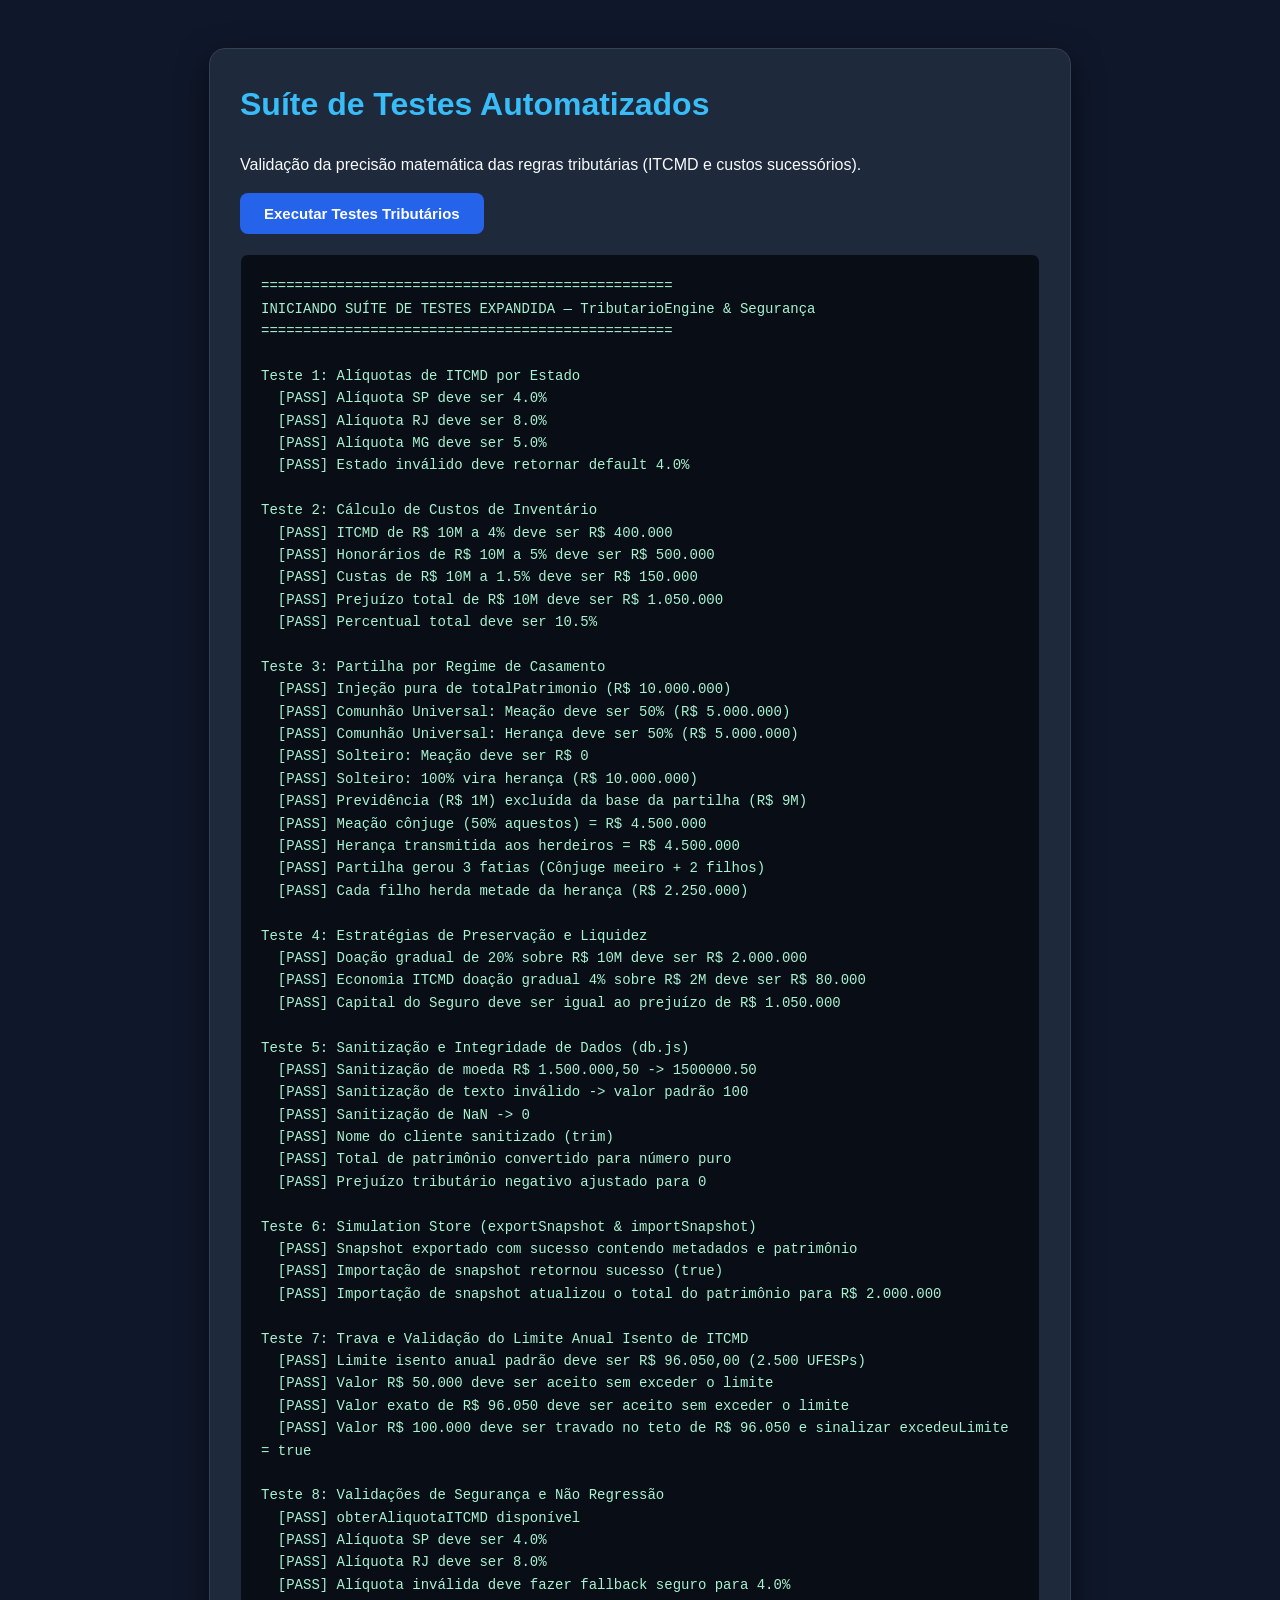
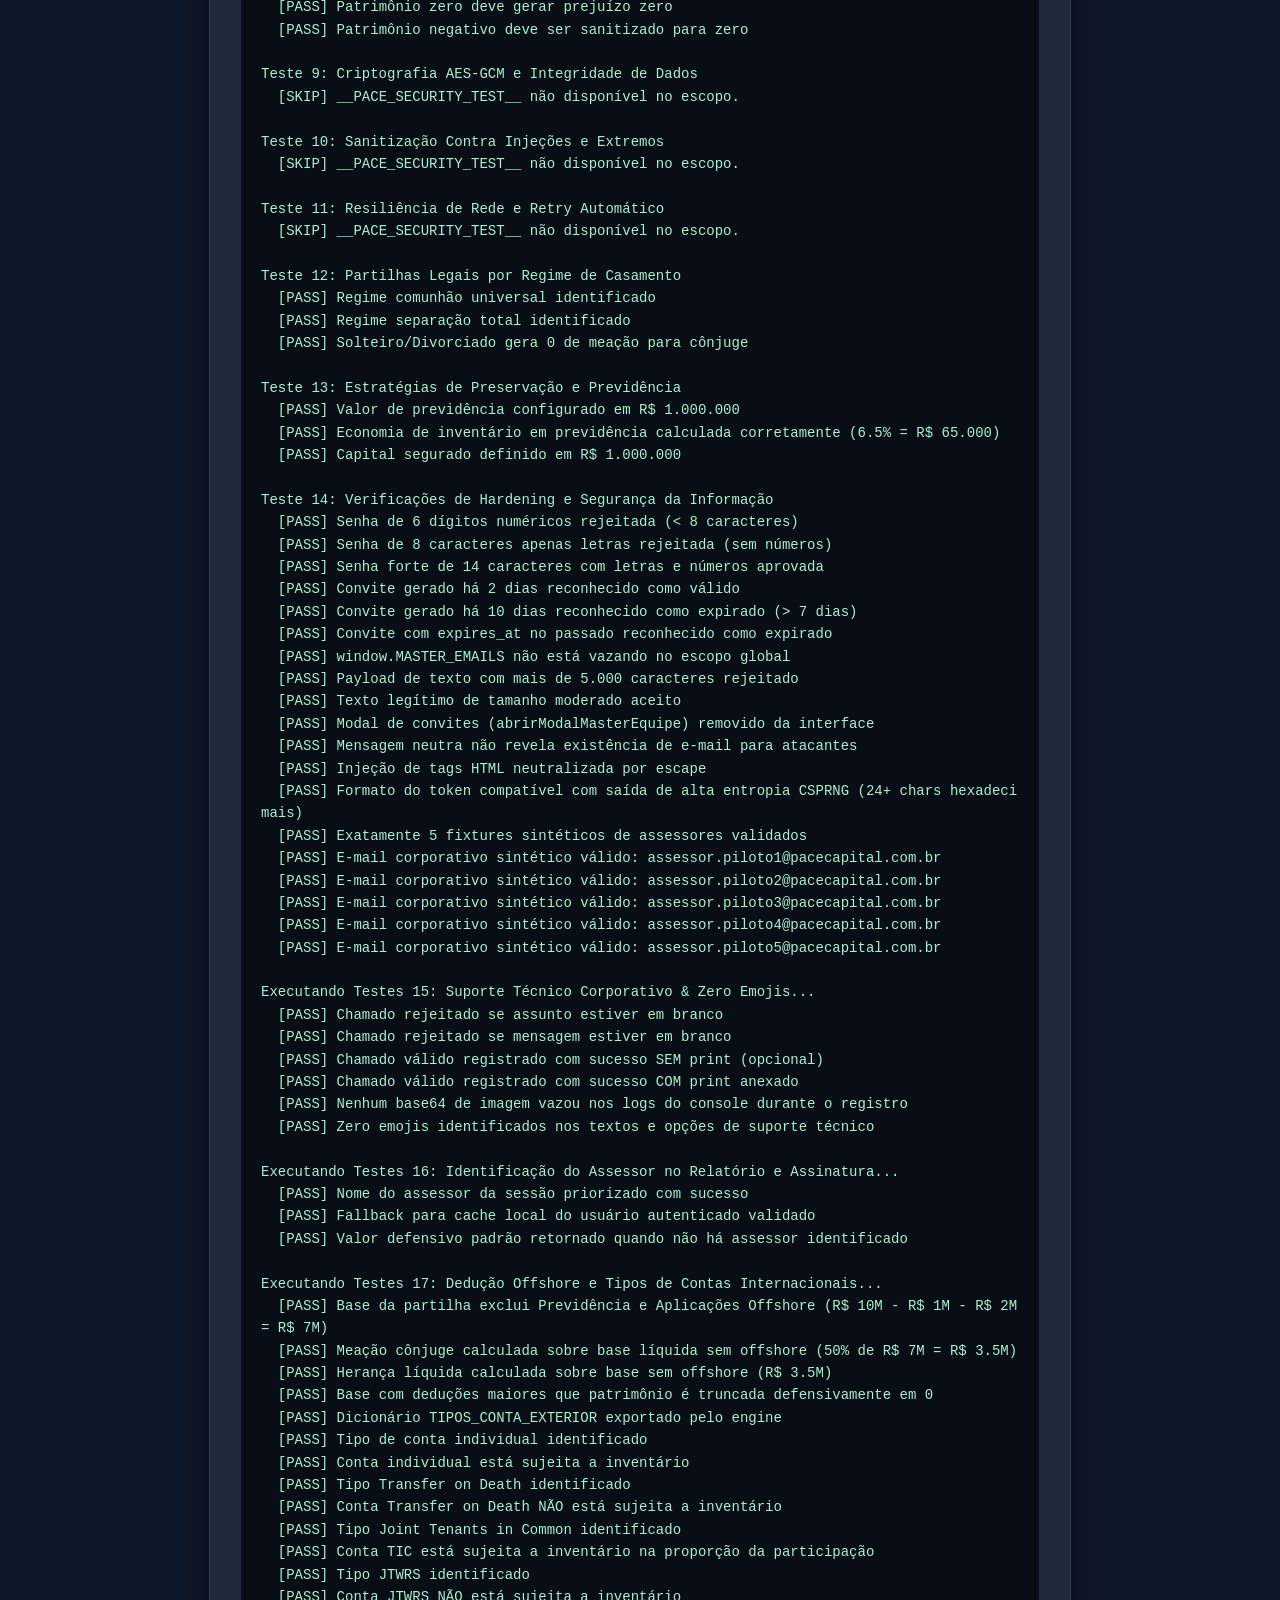
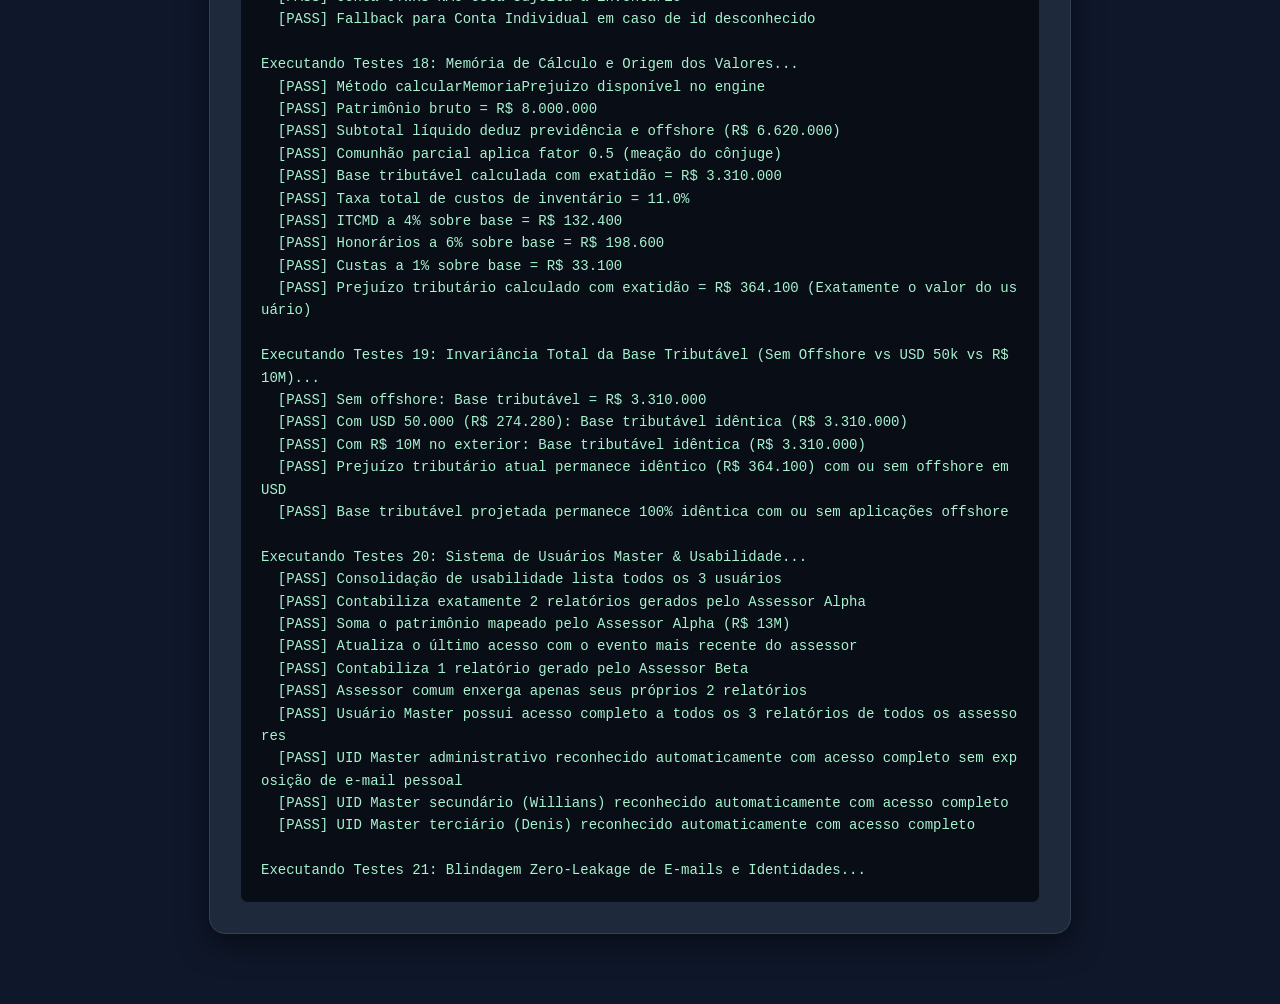
<file: run_tests.html>
<!DOCTYPE html>
<html lang="pt-br">
<head>
  <meta charset="UTF-8">
  <meta http-equiv="refresh" content="0; url=tests/run_tests.html">
  <title>Redirecionando para Suíte de Testes...</title>
  <script>
    window.location.replace("tests/run_tests.html");
  </script>
</head>
<body style="font-family: sans-serif; text-align: center; padding-top: 50px; background: #0f172a; color: #94a3b8;">
  <p>Redirecionando para a suíte de testes em <code>tests/run_tests.html</code>...</p>
  <p><a href="tests/run_tests.html" style="color: #38bdf8;">Clique aqui caso não seja redirecionado automaticamente.</a></p>
</body>
</html>
</file>
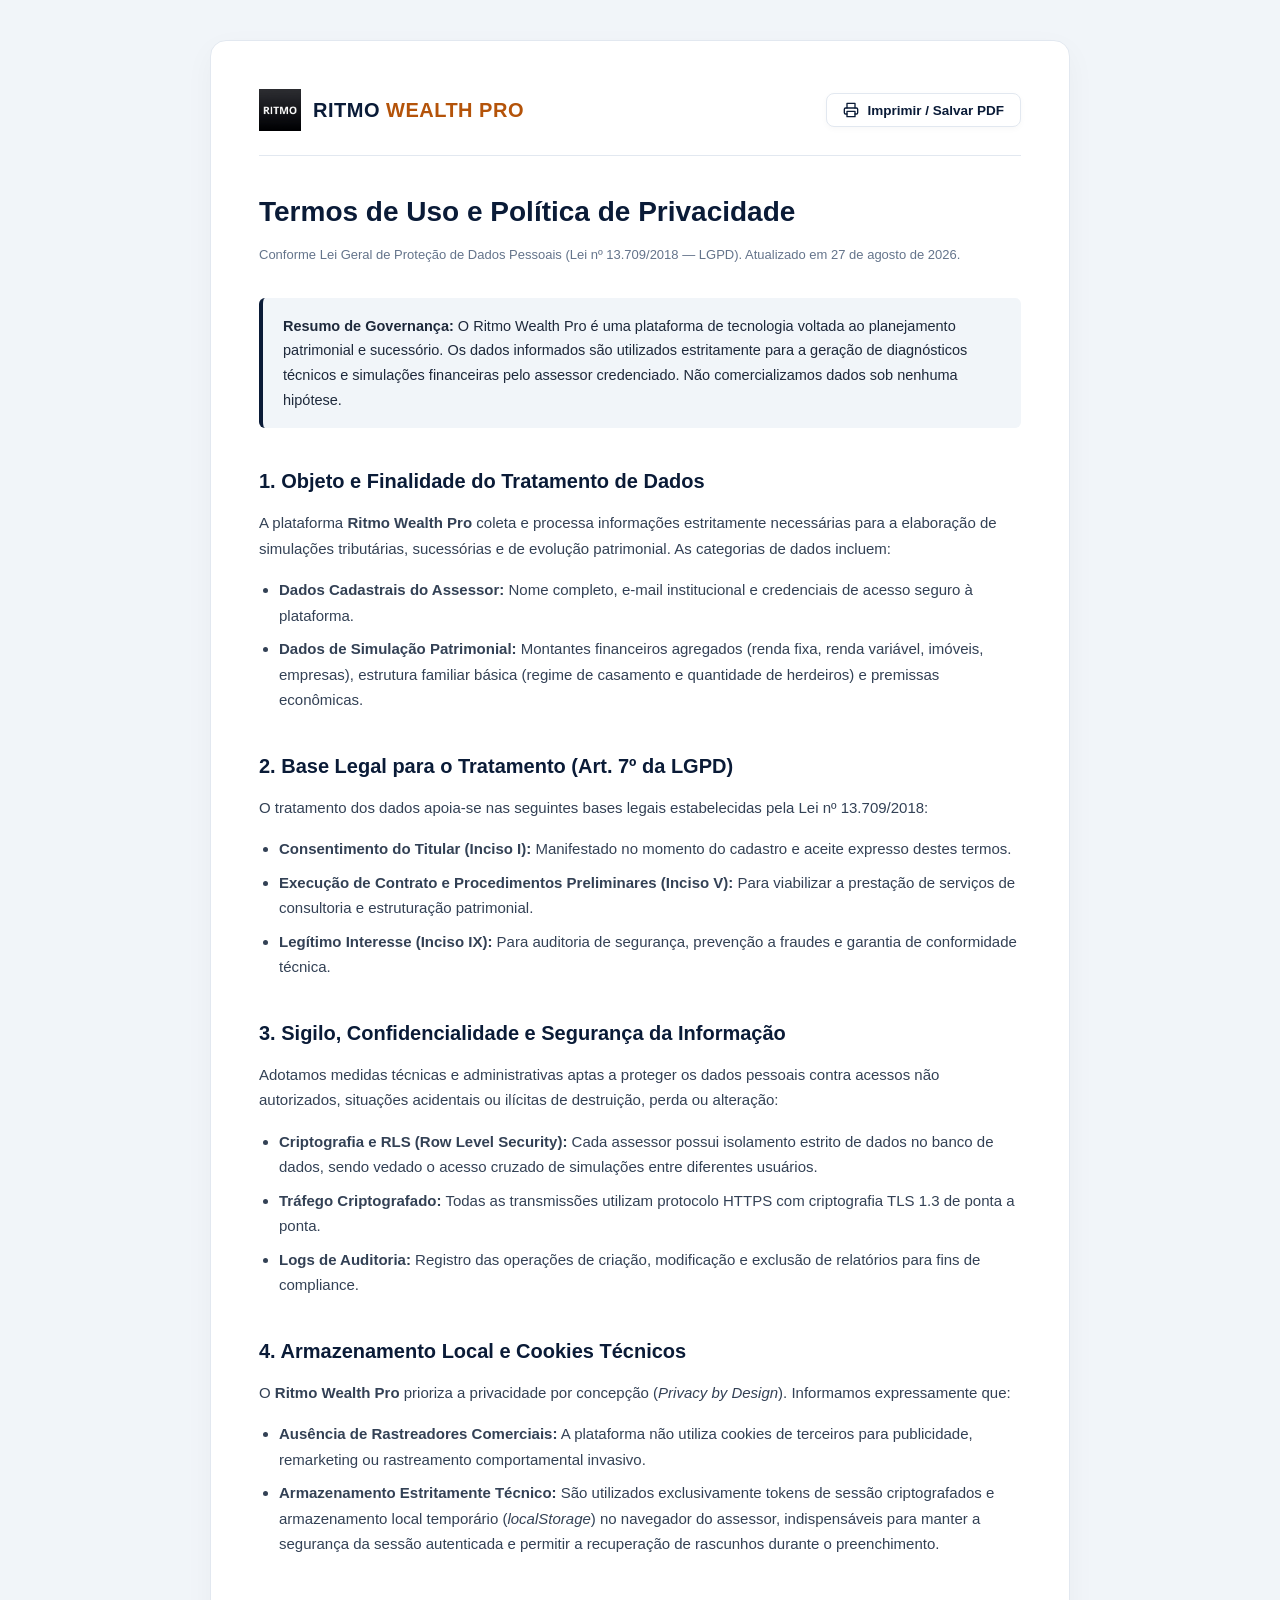
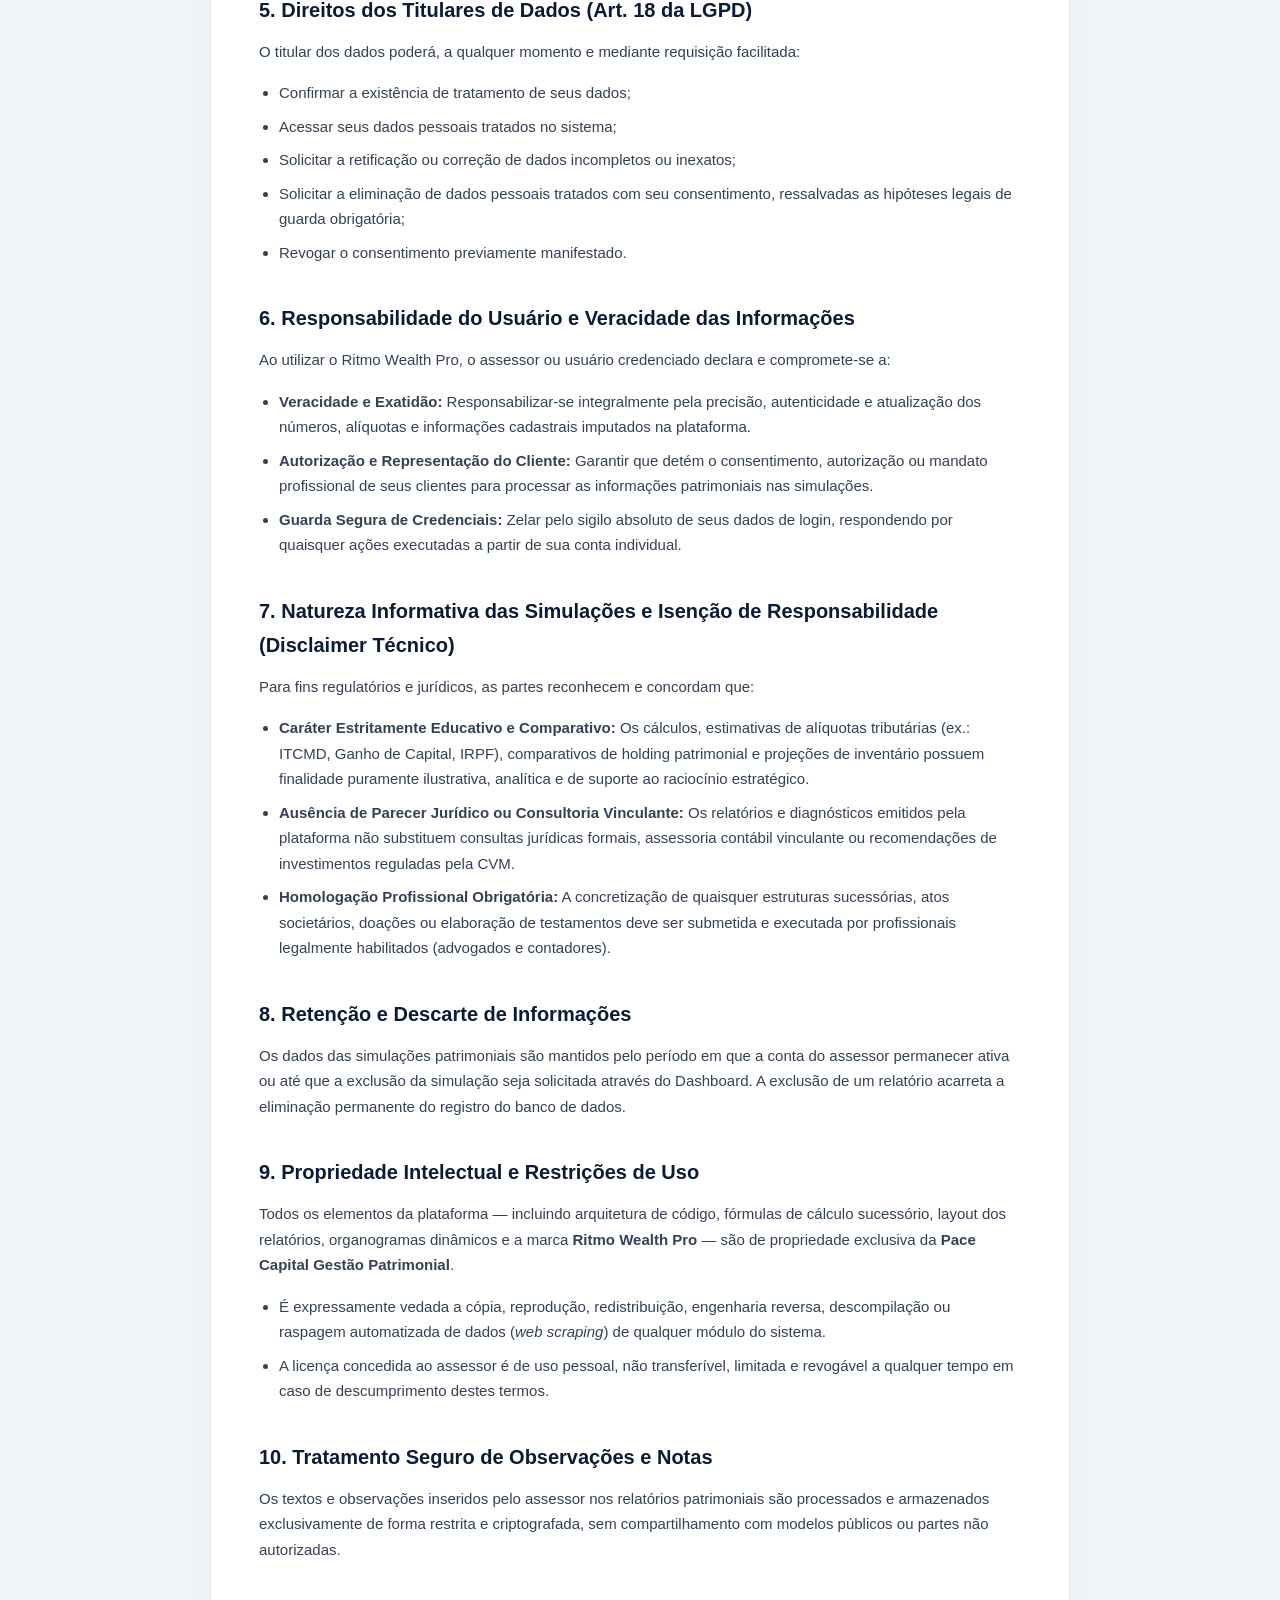
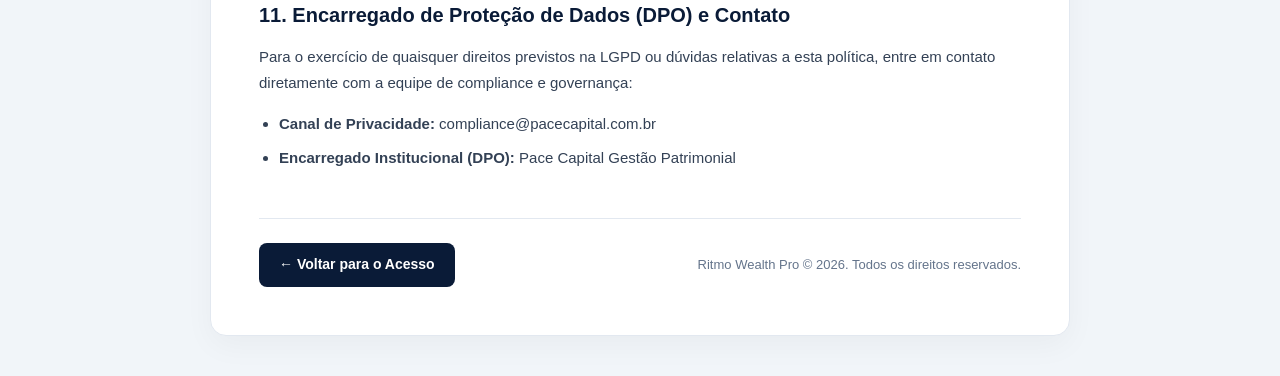
<file: termos_privacidade.html>
<!DOCTYPE html>
<html lang="pt-br">
<head>
  <meta charset="UTF-8">
  <meta name="viewport" content="width=device-width, initial-scale=1.0">
  <title>Termos de Uso e Política de Privacidade — Ritmo Wealth Pro</title>
  <meta name="description" content="Termos de Uso e Diretrizes de Privacidade e Proteção de Dados (LGPD) do Ritmo Wealth Pro.">
  <meta name="referrer" content="strict-origin-when-cross-origin">
  <meta http-equiv="Content-Security-Policy" content="default-src 'self' data: blob:; script-src 'self' 'unsafe-inline' https://cdn.jsdelivr.net https://unpkg.com https://cdnjs.cloudflare.com; style-src 'self' 'unsafe-inline' https://fonts.googleapis.com; font-src 'self' https://fonts.gstatic.com data:; img-src 'self' data: blob:; connect-src 'self' https://dogyopoylekiqsahadlc.supabase.co https://*.supabase.co wss://*.supabase.co https://brasilapi.com.br https://olinda.bcb.gov.br https://cdn.jsdelivr.net https://unpkg.com https://cdnjs.cloudflare.com; object-src 'none'; base-uri 'self'; form-action 'self';">

  <!-- Google Fonts -->
  <link href="https://fonts.googleapis.com/css2?family=Outfit:wght@300;400;500;600;700;800&family=Inter:wght@300;400;500;600&display=swap" rel="stylesheet">
  <link rel="icon" type="image/png" href="img/RITMO.png">

  <link rel="stylesheet" href="style/termos_privacidade.css?v=20261127a">
</head>
<body>

  <div class="container">
    <div class="header-top-bar">
      <div class="header-logo">
        <img src="img/RITMO.png" alt="Ritmo">
        <div class="header-logo-text">RITMO <span>WEALTH PRO</span></div>
      </div>
      <button type="button" class="btn-print" onclick="window.print()">
        <svg viewBox="0 0 24 24" fill="none" stroke="currentColor" stroke-width="2" stroke-linecap="round" stroke-linejoin="round">
          <polyline points="6 9 6 2 18 2 18 9"></polyline>
          <path d="M6 18H4a2 2 0 0 1-2-2v-5a2 2 0 0 1 2-2h16a2 2 0 0 1 2 2v5a2 2 0 0 1-2 2h-2"></path>
          <rect x="6" y="14" width="12" height="8"></rect>
        </svg>
        <span>Imprimir / Salvar PDF</span>
      </button>
    </div>

    <h1>Termos de Uso e Política de Privacidade</h1>
    <div class="last-updated">Conforme Lei Geral de Proteção de Dados Pessoais (Lei nº 13.709/2018 — LGPD). Atualizado em 27 de agosto de 2026.</div>

    <div class="highlight-box">
      <strong>Resumo de Governança:</strong> O Ritmo Wealth Pro é uma plataforma de tecnologia voltada ao planejamento patrimonial e sucessório. Os dados informados são utilizados estritamente para a geração de diagnósticos técnicos e simulações financeiras pelo assessor credenciado. Não comercializamos dados sob nenhuma hipótese.
    </div>

    <h2>1. Objeto e Finalidade do Tratamento de Dados</h2>
    <p>A plataforma <strong>Ritmo Wealth Pro</strong> coleta e processa informações estritamente necessárias para a elaboração de simulações tributárias, sucessórias e de evolução patrimonial. As categorias de dados incluem:</p>
    <ul>
      <li><strong>Dados Cadastrais do Assessor:</strong> Nome completo, e-mail institucional e credenciais de acesso seguro à plataforma.</li>
      <li><strong>Dados de Simulação Patrimonial:</strong> Montantes financeiros agregados (renda fixa, renda variável, imóveis, empresas), estrutura familiar básica (regime de casamento e quantidade de herdeiros) e premissas econômicas.</li>
    </ul>

    <h2>2. Base Legal para o Tratamento (Art. 7º da LGPD)</h2>
    <p>O tratamento dos dados apoia-se nas seguintes bases legais estabelecidas pela Lei nº 13.709/2018:</p>
    <ul>
      <li><strong>Consentimento do Titular (Inciso I):</strong> Manifestado no momento do cadastro e aceite expresso destes termos.</li>
      <li><strong>Execução de Contrato e Procedimentos Preliminares (Inciso V):</strong> Para viabilizar a prestação de serviços de consultoria e estruturação patrimonial.</li>
      <li><strong>Legítimo Interesse (Inciso IX):</strong> Para auditoria de segurança, prevenção a fraudes e garantia de conformidade técnica.</li>
    </ul>

    <h2>3. Sigilo, Confidencialidade e Segurança da Informação</h2>
    <p>Adotamos medidas técnicas e administrativas aptas a proteger os dados pessoais contra acessos não autorizados, situações acidentais ou ilícitas de destruição, perda ou alteração:</p>
    <ul>
      <li><strong>Criptografia e RLS (Row Level Security):</strong> Cada assessor possui isolamento estrito de dados no banco de dados, sendo vedado o acesso cruzado de simulações entre diferentes usuários.</li>
      <li><strong>Tráfego Criptografado:</strong> Todas as transmissões utilizam protocolo HTTPS com criptografia TLS 1.3 de ponta a ponta.</li>
      <li><strong>Logs de Auditoria:</strong> Registro das operações de criação, modificação e exclusão de relatórios para fins de compliance.</li>
    </ul>

    <h2>4. Armazenamento Local e Cookies Técnicos</h2>
    <p>O <strong>Ritmo Wealth Pro</strong> prioriza a privacidade por concepção (<em>Privacy by Design</em>). Informamos expressamente que:</p>
    <ul>
      <li><strong>Ausência de Rastreadores Comerciais:</strong> A plataforma não utiliza cookies de terceiros para publicidade, remarketing ou rastreamento comportamental invasivo.</li>
      <li><strong>Armazenamento Estritamente Técnico:</strong> São utilizados exclusivamente tokens de sessão criptografados e armazenamento local temporário (<em>localStorage</em>) no navegador do assessor, indispensáveis para manter a segurança da sessão autenticada e permitir a recuperação de rascunhos durante o preenchimento.</li>
    </ul>

    <h2>5. Direitos dos Titulares de Dados (Art. 18 da LGPD)</h2>
    <p>O titular dos dados poderá, a qualquer momento e mediante requisição facilitada:</p>
    <ul>
      <li>Confirmar a existência de tratamento de seus dados;</li>
      <li>Acessar seus dados pessoais tratados no sistema;</li>
      <li>Solicitar a retificação ou correção de dados incompletos ou inexatos;</li>
      <li>Solicitar a eliminação de dados pessoais tratados com seu consentimento, ressalvadas as hipóteses legais de guarda obrigatória;</li>
      <li>Revogar o consentimento previamente manifestado.</li>
    </ul>

    <h2>6. Responsabilidade do Usuário e Veracidade das Informações</h2>
    <p>Ao utilizar o Ritmo Wealth Pro, o assessor ou usuário credenciado declara e compromete-se a:</p>
    <ul>
      <li><strong>Veracidade e Exatidão:</strong> Responsabilizar-se integralmente pela precisão, autenticidade e atualização dos números, alíquotas e informações cadastrais imputados na plataforma.</li>
      <li><strong>Autorização e Representação do Cliente:</strong> Garantir que detém o consentimento, autorização ou mandato profissional de seus clientes para processar as informações patrimoniais nas simulações.</li>
      <li><strong>Guarda Segura de Credenciais:</strong> Zelar pelo sigilo absoluto de seus dados de login, respondendo por quaisquer ações executadas a partir de sua conta individual.</li>
    </ul>

    <h2>7. Natureza Informativa das Simulações e Isenção de Responsabilidade (Disclaimer Técnico)</h2>
    <p>Para fins regulatórios e jurídicos, as partes reconhecem e concordam que:</p>
    <ul>
      <li><strong>Caráter Estritamente Educativo e Comparativo:</strong> Os cálculos, estimativas de alíquotas tributárias (ex.: ITCMD, Ganho de Capital, IRPF), comparativos de holding patrimonial e projeções de inventário possuem finalidade puramente ilustrativa, analítica e de suporte ao raciocínio estratégico.</li>
      <li><strong>Ausência de Parecer Jurídico ou Consultoria Vinculante:</strong> Os relatórios e diagnósticos emitidos pela plataforma não substituem consultas jurídicas formais, assessoria contábil vinculante ou recomendações de investimentos reguladas pela CVM.</li>
      <li><strong>Homologação Profissional Obrigatória:</strong> A concretização de quaisquer estruturas sucessórias, atos societários, doações ou elaboração de testamentos deve ser submetida e executada por profissionais legalmente habilitados (advogados e contadores).</li>
    </ul>

    <h2>8. Retenção e Descarte de Informações</h2>
    <p>Os dados das simulações patrimoniais são mantidos pelo período em que a conta do assessor permanecer ativa ou até que a exclusão da simulação seja solicitada através do Dashboard. A exclusão de um relatório acarreta a eliminação permanente do registro do banco de dados.</p>

    <h2>9. Propriedade Intelectual e Restrições de Uso</h2>
    <p>Todos os elementos da plataforma — incluindo arquitetura de código, fórmulas de cálculo sucessório, layout dos relatórios, organogramas dinâmicos e a marca <strong>Ritmo Wealth Pro</strong> — são de propriedade exclusiva da <strong>Pace Capital Gestão Patrimonial</strong>.</p>
    <ul>
      <li>É expressamente vedada a cópia, reprodução, redistribuição, engenharia reversa, descompilação ou raspagem automatizada de dados (<em>web scraping</em>) de qualquer módulo do sistema.</li>
      <li>A licença concedida ao assessor é de uso pessoal, não transferível, limitada e revogável a qualquer tempo em caso de descumprimento destes termos.</li>
    </ul>

    <h2>10. Tratamento Seguro de Observações e Notas</h2>
    <p>Os textos e observações inseridos pelo assessor nos relatórios patrimoniais são processados e armazenados exclusivamente de forma restrita e criptografada, sem compartilhamento com modelos públicos ou partes não autorizadas.</p>

    <h2>11. Encarregado de Proteção de Dados (DPO) e Contato</h2>
    <p>Para o exercício de quaisquer direitos previstos na LGPD ou dúvidas relativas a esta política, entre em contato diretamente com a equipe de compliance e governança:</p>
    <ul>
      <li><strong>Canal de Privacidade:</strong> compliance@pacecapital.com.br</li>
      <li><strong>Encarregado Institucional (DPO):</strong> Pace Capital Gestão Patrimonial</li>
    </ul>

    <div class="footer-actions">
      <a href="login.html" class="btn-back">← Voltar para o Acesso</a>
      <span style="font-size: 13px; color: var(--text-muted);">Ritmo Wealth Pro © 2026. Todos os direitos reservados.</span>
    </div>
  </div>

</body>
</html>
</file>
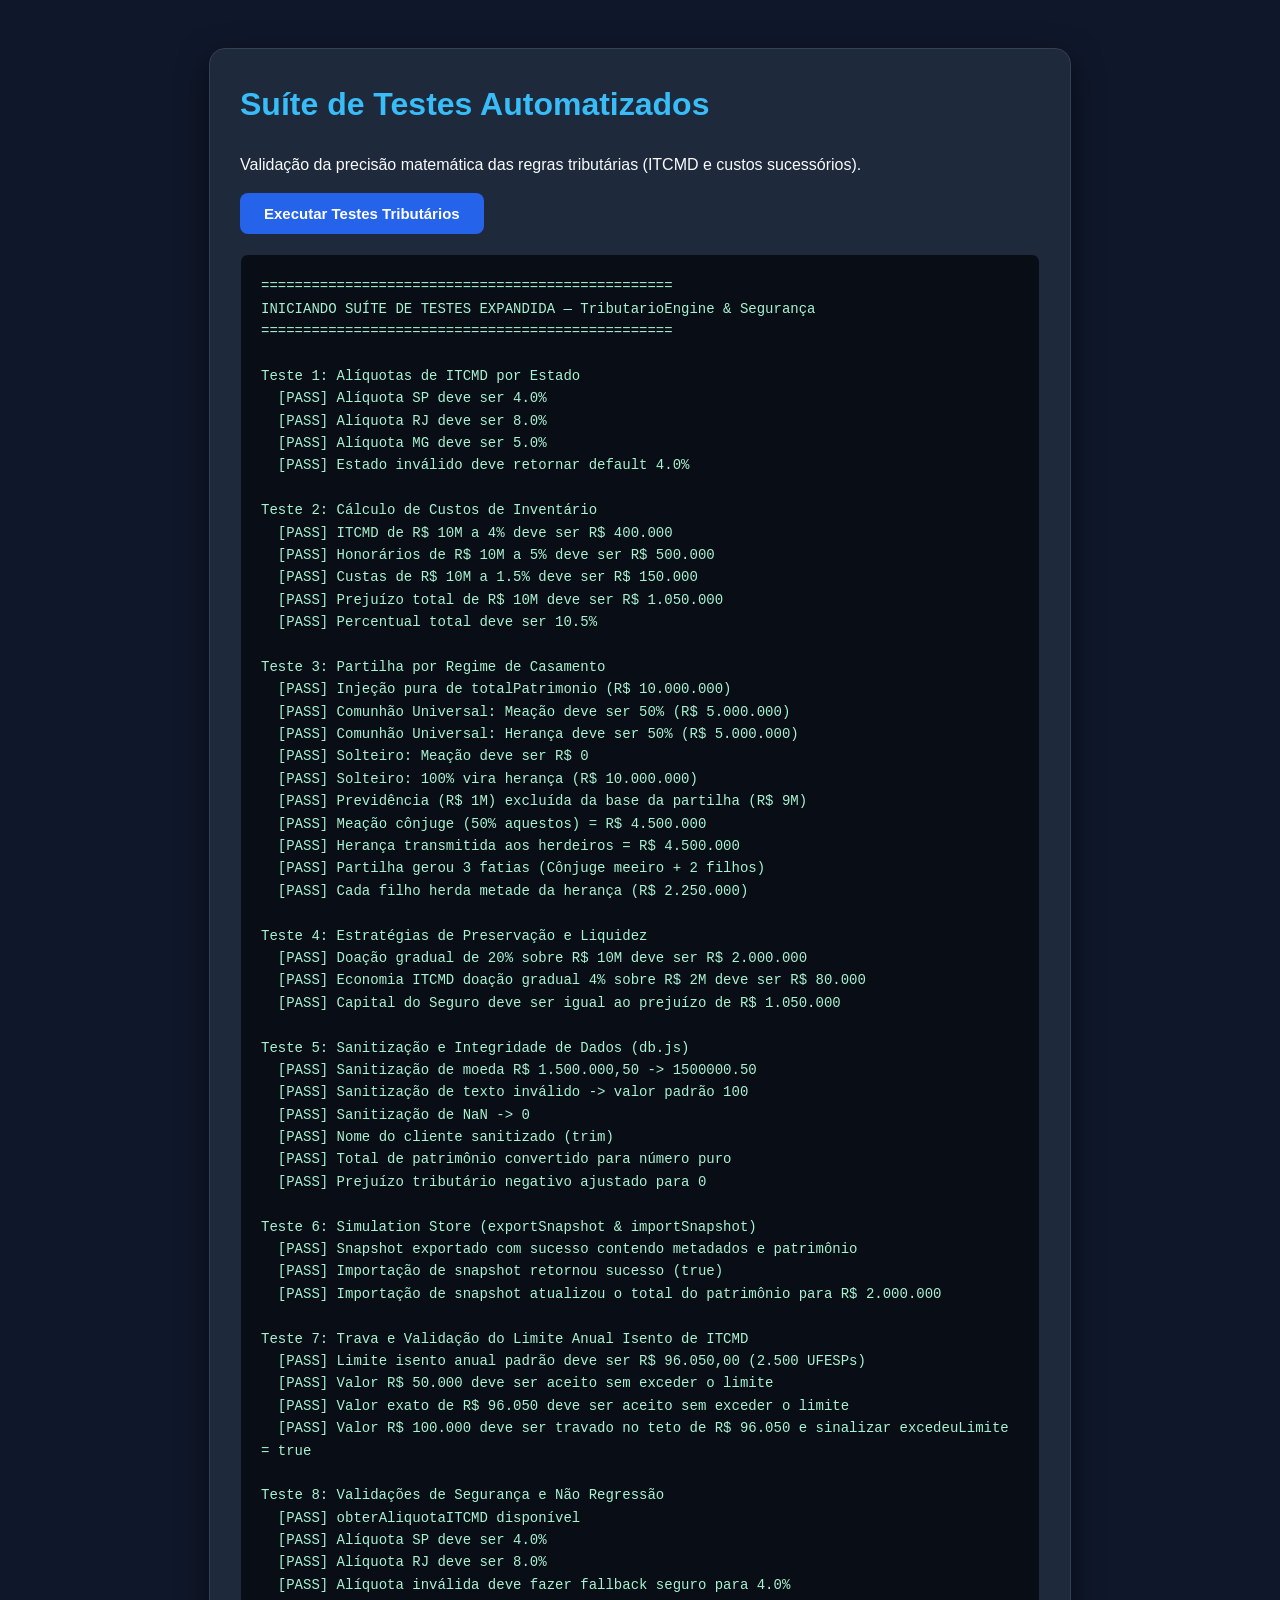
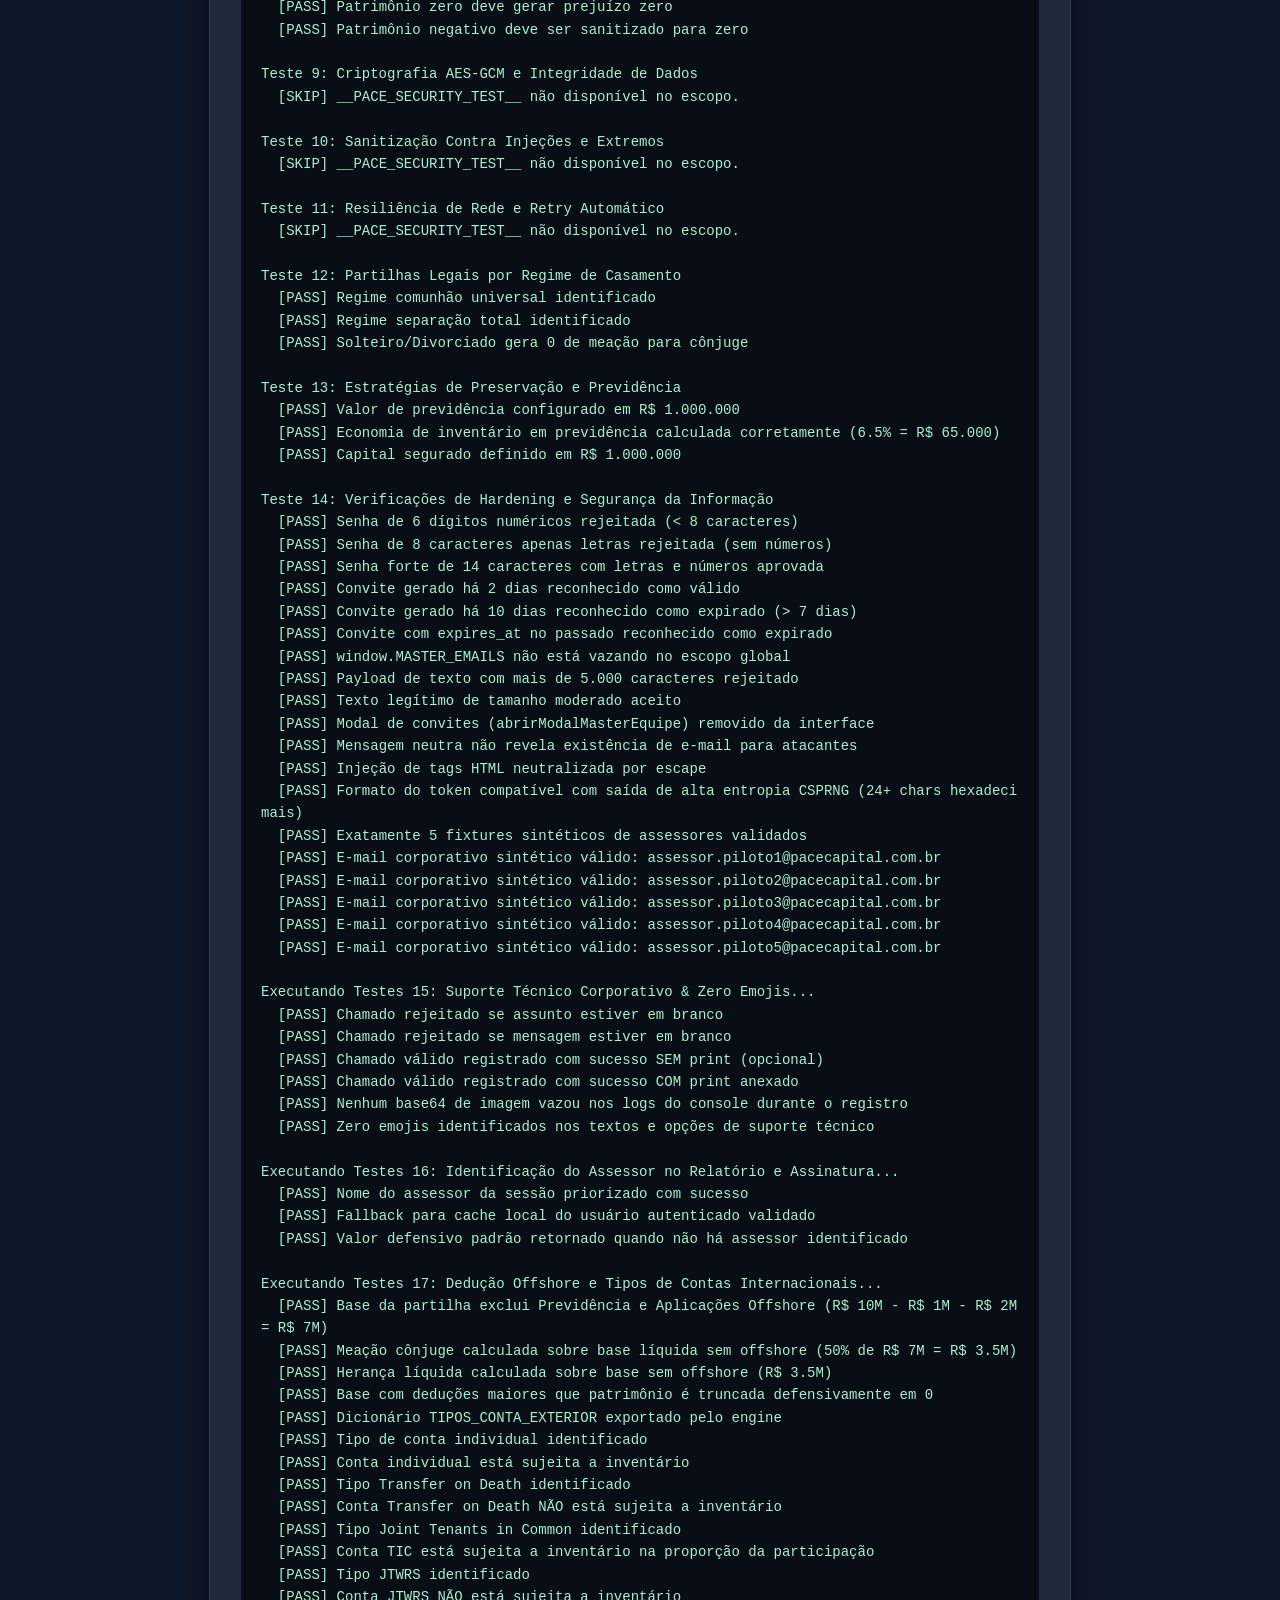
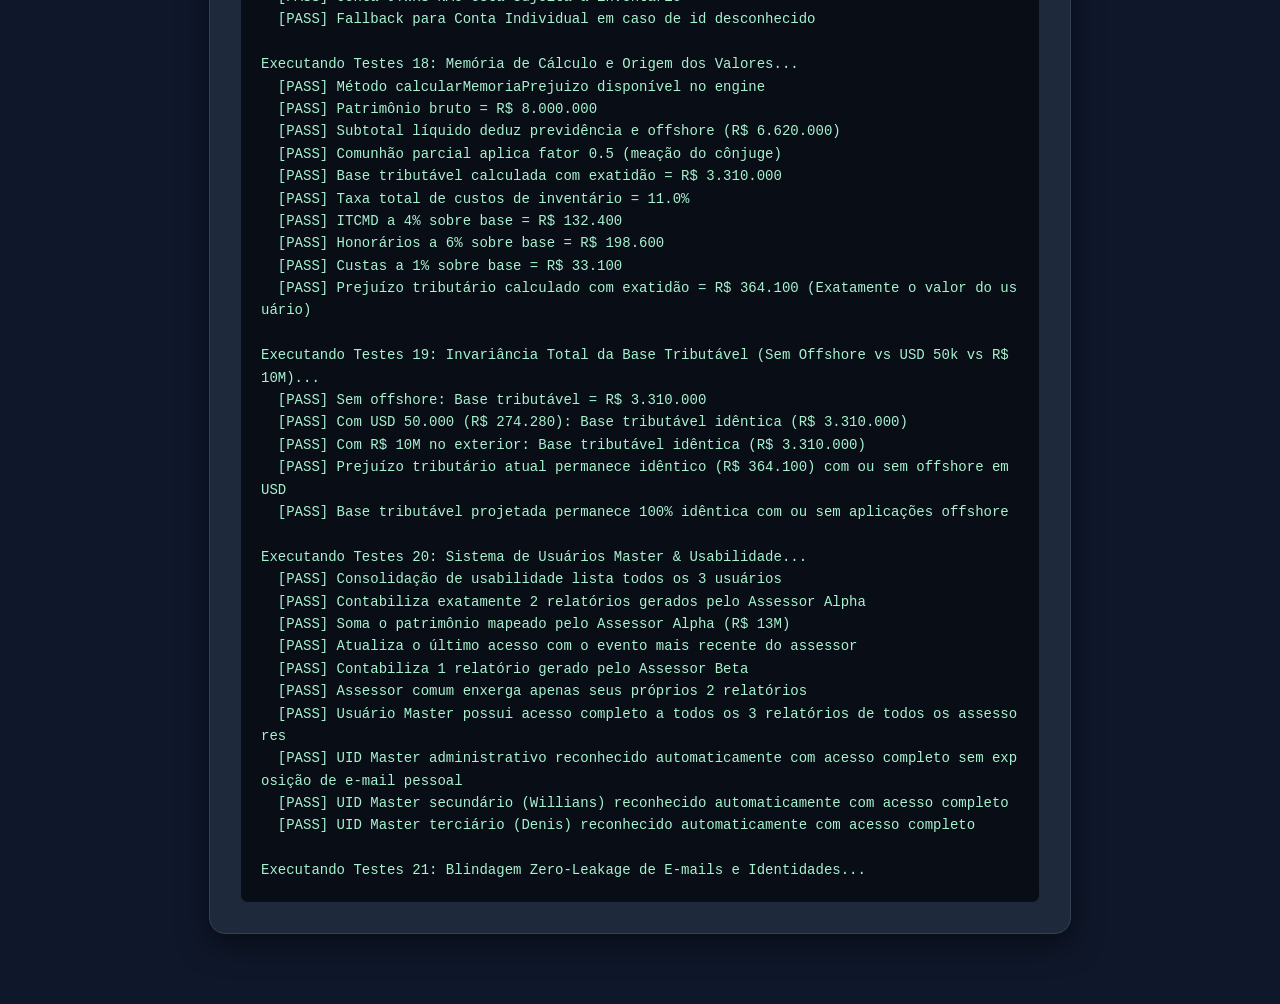
<file: tests/run_tests.html>
<!DOCTYPE html>
<html lang="pt-br">
<head>
  <meta charset="UTF-8">
  <title>Suíte de Testes Automatizados — Ritmo Wealth Pro</title>
  <link rel="stylesheet" href="run_tests.css">
  
  <script src="run_tests.js"></script>
  <script src="../script/state.js"></script>
  <script src="../script/db.js"></script>
  <script src="../script/tributario_engine.js"></script>
  <script src="tributario_engine.test.js"></script>
</head>
<body>
  <div class="card">
    <h1>Suíte de Testes Automatizados</h1>
    <p>Validação da precisão matemática das regras tributárias (ITCMD e custos sucessórios).</p>
    
    <button class="btn-run" onclick="executarTestesVisual()">Executar Testes Tributários</button>

    <div id="output" class="console-box">Clique no botão acima para iniciar os testes...</div>
  </div>
</body>
</html>
</file>
<file: style/termos_privacidade.css>
:root {
      --bg-main: #f1f5f9;
      --card-bg: #ffffff;
      --text-dark: #0a1b37;
      --text-muted: #64748b;
      --primary: #0a1b37;
      --border: #e2e8f0;
      --accent: #1d4ed8;
    }

    * {
      margin: 0;
      padding: 0;
      box-sizing: border-box;
    }

    body {
      font-family: 'Inter', sans-serif;
      background-color: var(--bg-main);
      color: var(--text-dark);
      line-height: 1.7;
      padding: 40px 20px;
    }

    .container {
      max-width: 860px;
      margin: 0 auto;
      background: var(--card-bg);
      border: 1px solid var(--border);
      border-radius: 16px;
      padding: 48px;
      box-shadow: 0 10px 30px rgba(0, 0, 0, 0.04);
    }

    .header-logo {
      display: flex;
      align-items: center;
      gap: 12px;
    }

    .header-top-bar {
      display: flex;
      align-items: center;
      justify-content: space-between;
      margin-bottom: 32px;
      padding-bottom: 24px;
      border-bottom: 1px solid var(--border);
      flex-wrap: wrap;
      gap: 16px;
    }

    .btn-print {
      display: inline-flex;
      align-items: center;
      gap: 8px;
      padding: 8px 16px;
      background: #ffffff;
      color: var(--text-dark);
      border: 1px solid var(--border);
      border-radius: 8px;
      font-family: 'Outfit', sans-serif;
      font-size: 13.5px;
      font-weight: 600;
      cursor: pointer;
      transition: all 0.2s ease;
      box-shadow: 0 2px 6px rgba(0, 0, 0, 0.03);
    }

    .btn-print:hover {
      background: #f8fafc;
      border-color: #cbd5e1;
      transform: translateY(-1px);
      box-shadow: 0 4px 10px rgba(0, 0, 0, 0.06);
    }

    .btn-print svg {
      width: 16px;
      height: 16px;
    }

    .header-logo img {
      width: 42px;
      height: 42px;
      object-fit: contain;
    }

    .header-logo-text {
      font-family: 'Outfit', sans-serif;
      font-size: 20px;
      font-weight: 700;
      letter-spacing: 0.5px;
      color: var(--primary);
    }

    .header-logo-text span {
      color: #b45309;
    }

    h1 {
      font-family: 'Outfit', sans-serif;
      font-size: 28px;
      font-weight: 700;
      color: var(--primary);
      margin-bottom: 8px;
    }

    .last-updated {
      font-size: 13px;
      color: var(--text-muted);
      margin-bottom: 32px;
    }

    h2 {
      font-family: 'Outfit', sans-serif;
      font-size: 20px;
      font-weight: 600;
      color: var(--primary);
      margin-top: 36px;
      margin-bottom: 12px;
    }

    p {
      margin-bottom: 16px;
      font-size: 15px;
      color: #334155;
    }

    ul {
      margin-left: 20px;
      margin-bottom: 20px;
    }

    li {
      margin-bottom: 8px;
      font-size: 15px;
      color: #334155;
    }

    .highlight-box {
      background: #f1f5f9;
      border-left: 4px solid var(--primary);
      padding: 16px 20px;
      border-radius: 6px;
      margin: 24px 0;
      font-size: 14.5px;
      color: #1e293b;
    }

    .footer-actions {
      margin-top: 48px;
      padding-top: 24px;
      border-top: 1px solid var(--border);
      display: flex;
      justify-content: space-between;
      align-items: center;
    }

    .btn-back {
      display: inline-flex;
      align-items: center;
      gap: 8px;
      padding: 10px 20px;
      background: var(--primary);
      color: #ffffff;
      text-decoration: none;
      border-radius: 8px;
      font-family: 'Outfit', sans-serif;
      font-size: 14px;
      font-weight: 600;
      transition: background 0.2s ease;
    }

    .btn-back:hover {
      background: #16386b;
    }

    @media (max-width: 640px) {
      .container {
        padding: 24px;
      }
      h1 {
        font-size: 24px;
      }
      .header-top-bar {
        flex-direction: column;
        align-items: flex-start;
      }
      .footer-actions {
        flex-direction: column;
        gap: 16px;
        align-items: flex-start;
      }
    }

    @media print {
      body {
        background: #ffffff;
        padding: 0;
      }
      .container {
        border: none;
        box-shadow: none;
        padding: 0;
        max-width: 100%;
      }
      .footer-actions,
      .btn-print {
        display: none !important;
      }
      .header-top-bar {
        border-bottom: 2px solid #0a1b37;
        margin-bottom: 20px;
        padding-bottom: 12px;
      }
      h2 {
        page-break-after: avoid;
      }
      .highlight-box {
        border-left: 4px solid #0a1b37;
        background: #f8fafc;
      }
    }
</file>
<file: tests/run_tests.css>
body { font-family: -apple-system, BlinkMacSystemFont, "Segoe UI", Roboto, sans-serif; background: #0f172a; color: #f8fafc; padding: 40px; line-height: 1.6; }
    .card { background: #1e293b; border: 1px solid #334155; border-radius: 16px; padding: 30px; max-width: 800px; margin: 0 auto; box-shadow: 0 10px 30px rgba(0,0,0,0.5); }
    h1 { color: #38bdf8; margin-top: 0; }
    .console-box { background: #090d16; border: 1px solid #1e293b; border-radius: 8px; padding: 20px; font-family: monospace; font-size: 14px; white-space: pre-wrap; word-break: break-all; color: #a7f3d0; margin-top: 20px; }
    .btn-run { background: #2563eb; color: #fff; border: none; padding: 12px 24px; border-radius: 8px; font-weight: bold; cursor: pointer; font-size: 15px; }
    .btn-run:hover { background: #1d4ed8; }
</file>
